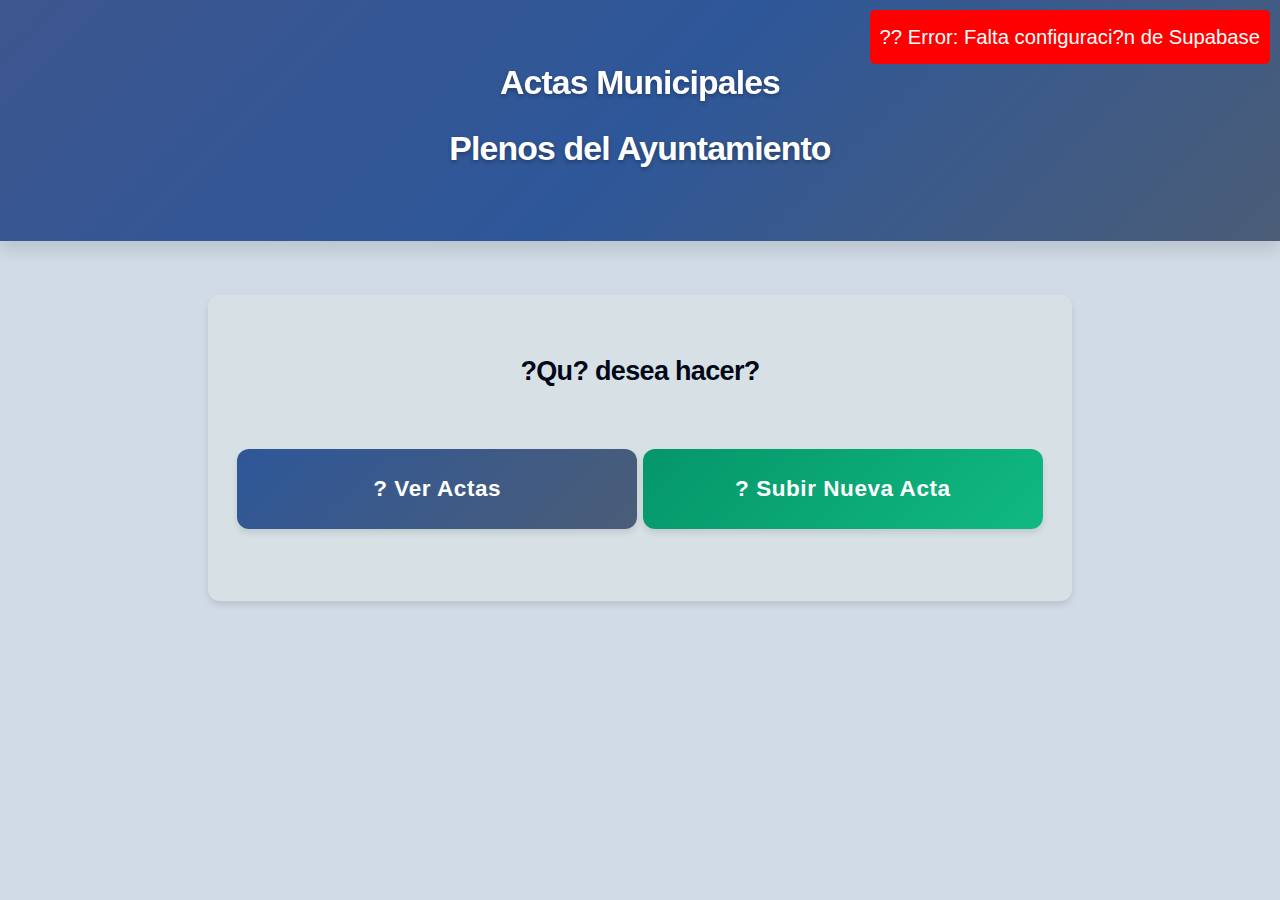
<file: index.html>
<!DOCTYPE html>
<html lang="es">
<head>
    <meta charset="UTF-8">
    <meta name="viewport" content="width=device-width, initial-scale=1.0, maximum-scale=1.0, user-scalable=no">
    <title>Actas Municipales - Ayuntamiento</title>
    <link rel="stylesheet" href="styles.css">
</head>
<body>
    <header>
        <h1>Actas Municipales</h1>
        <p class="subtitle">Plenos del Ayuntamiento</p>
    </header>
    
    <div class="container">
        <!-- Men? principal -->
        <div id="mainMenu" class="main-menu">
            <h2 class="menu-title">?Qu? desea hacer?</h2>
            <button class="btn" onclick="showActas()">
                ? Ver Actas
            </button>
            <button class="btn btn-secondary" onclick="showAdmin()">
                ? Subir Nueva Acta
            </button>
        </div>
        
        <!-- Lista de actas -->
        <div id="actasSection" style="display: none;">
            <h2 style="text-align: center; margin-bottom: 30px; color: #2c3e50;">
                Actas Disponibles
            </h2>
            <div id="actasList" class="loading">
                Cargando actas...
            </div>
        </div>
        
        <!-- Secci&oacute;n de administraci&oacute;n -->
        <div id="adminSection" class="admin-section">
            <h2 style="margin-bottom: 30px; color: #2c3e50;">
                Subir Nueva Acta
            </h2>
            
            <form id="uploadForm">
                <div class="form-group">
                    <label for="denominacion">Denominaci&oacute;n del Acta:</label>
                    <input type="text" id="denominacion" name="denominacion" required 
                           placeholder="Ej: Acta del Pleno Ordinario - Enero 2024"
                           class="input-field">
                </div>
                
                <div class="form-group">
                    <label for="pdfFile">Seleccionar archivo PDF:</label>
                    <input type="file" id="pdfFile" name="pdfFile" 
                           accept=".pdf" required
                           class="file-input">
                    <small style="color: #666; display: block; margin-top: 0.5rem; font-weight: 500;">
                        Tama&ntilde;o m&aacute;ximo: 50 MB
                    </small>
                </div>
                
                <button type="submit" class="btn btn-primary">
                    <span class="btn-icon">📤</span> Subir Acta
                </button>
            </form>
            
            <div id="uploadMessage"></div>
        </div>
    </div>
    
    <!-- Bot?n de volver -->
    <a href="#" class="back-button" id="backButton" onclick="goBack()">
        ? Volver
    </a>
    
    <!-- Configuraci?n -->
    <script src="config.js"></script>
    
    <!-- JavaScript -->
    <script>
        // Configuraci?n de Supabase desde config.js
        const SUPABASE_URL = window.APP_CONFIG?.SUPABASE_URL || 'https://supmcp.axcsol.com';
        const SUPABASE_ANON_KEY = window.APP_CONFIG?.SUPABASE_ANON_KEY || '';
        
        // Verificar configuraci?n
        if (!SUPABASE_ANON_KEY) {
            console.error('Error: SUPABASE_ANON_KEY no est? configurada');
            document.body.innerHTML += '<div style="position: fixed; top: 10px; right: 10px; background: red; color: white; padding: 10px; border-radius: 5px;">?? Error: Falta configuraci?n de Supabase</div>';
        } else {
            console.log('Supabase configurado correctamente');
        }
        
        // Estado de la aplicaci&oacute;n
        let currentView = 'menu';
        
        // Funciones de navegaci?n
        function showActas() {
            document.getElementById('mainMenu').style.display = 'none';
            document.getElementById('actasSection').style.display = 'block';
            document.getElementById('adminSection').style.display = 'none';
            document.getElementById('backButton').style.display = 'block';
            currentView = 'actas';
            loadActas();
        }
        
        function showAdmin() {
            document.getElementById('mainMenu').style.display = 'none';
            document.getElementById('actasSection').style.display = 'none';
            document.getElementById('adminSection').style.display = 'block';
            document.getElementById('backButton').style.display = 'block';
            currentView = 'admin';
        }
        
        function goBack() {
            document.getElementById('mainMenu').style.display = 'block';
            document.getElementById('actasSection').style.display = 'none';
            document.getElementById('adminSection').style.display = 'none';
            document.getElementById('backButton').style.display = 'none';
            currentView = 'menu';
        }
        
        // Cargar actas desde Supabase
        async function loadActas() {
            const actasList = document.getElementById('actasList');
            actasList.innerHTML = '<div class="loading">Cargando actas...</div>';
            
            try {
                const response = await fetch(`${SUPABASE_URL}/rest/v1/actas?order=fecha.desc`, {
                    headers: {
                        'apikey': SUPABASE_ANON_KEY,
                        'Authorization': `Bearer ${SUPABASE_ANON_KEY}`
                    }
                });
                
                if (!response.ok) throw new Error('Error al cargar actas');
                
                const actas = await response.json();
                
                if (actas.length === 0) {
                    actasList.innerHTML = '<p style="text-align: center; color: #7f8c8d;">No hay actas disponibles</p>';
                    return;
                }
                
                actasList.innerHTML = '<div class="actas-list">' + 
                    actas.map(acta => `
                        <div class="acta-item" onclick="openPDF('${acta.archivo_url}')">
                            <div class="acta-fecha">${formatDate(acta.fecha)}</div>
                            <div class="acta-tipo">${formatTipoSesion(acta.tipo_sesion)}</div>
                            <div class="acta-numero">Sesi?n: ${acta.numero_acta}</div>
                            ${acta.titulo ? `<div class="acta-titulo">${acta.titulo}</div>` : ''}
                        </div>
                    `).join('') + 
                    '</div>';
                    
            } catch (error) {
                actasList.innerHTML = '<div class="error">Error al cargar las actas. Por favor, intente m?s tarde.</div>';
                console.error('Error:', error);
            }
        }
        
        // Formatear tipo de sesi?n para mostrar
        function formatTipoSesion(tipo) {
            const tipos = {
                'ordinaria': 'Ordinaria',
                'extraordinaria': 'Extraordinaria',
                'extraordinaria_urgente': 'Extraordinaria Urgente'
            };
            return tipos[tipo] || tipo;
        }
        
        // Formatear fecha
        function formatDate(dateString) {
            const date = new Date(dateString);
            const options = { year: 'numeric', month: 'long', day: 'numeric' };
            return date.toLocaleDateString('es-ES', options);
        }
        
        // Abrir PDF
        function openPDF(url) {
            if (url) {
                window.open(url, '_blank');
            } else {
                alert('El PDF no est? disponible');
            }
        }
        
        // Manejar formulario de carga
        document.getElementById('uploadForm').addEventListener('submit', async (e) => {
            e.preventDefault();
            
            const messageDiv = document.getElementById('uploadMessage');
            messageDiv.innerHTML = '<div class="loading">Subiendo acta...</div>';
            
            const pdfFile = document.getElementById('pdfFile').files[0];
            const denominacion = document.getElementById('denominacion').value.trim();
            
            if (!pdfFile) {
                messageDiv.innerHTML = '<div class="error">Por favor seleccione un archivo PDF</div>';
                return;
            }
            
            if (!denominacion) {
                messageDiv.innerHTML = '<div class="error">Por favor ingrese la denominaci&oacute;n del acta</div>';
                return;
            }
            
            // Validar tama&ntilde;o del archivo (50MB max)
            if (pdfFile.size > 50 * 1024 * 1024) {
                messageDiv.innerHTML = '<div class="error">El archivo es demasiado grande. M&aacute;ximo 50MB</div>';
                return;
            }
            
            // Validar tipo de archivo
            if (pdfFile.type !== 'application/pdf') {
                messageDiv.innerHTML = '<div class="error">Solo se permiten archivos PDF</div>';
                return;
            }
            
            try {
                // Generar nombre &uacute;nico para el archivo
                const timestamp = new Date().getTime();
                const fileName = `acta_${timestamp}_${pdfFile.name.replace(/[^a-zA-Z0-9._-]/g, '_')}`;
                
                // Subir archivo a Supabase Storage
                const uploadResponse = await fetch(`${SUPABASE_URL}/storage/v1/object/actas-pdfs/${fileName}`, {
                    method: 'POST',
                    headers: {
                        'apikey': SUPABASE_ANON_KEY,
                        'Authorization': `Bearer ${SUPABASE_ANON_KEY}`,
                        'x-upsert': 'true'
                    },
                    body: pdfFile
                });
                
                if (!uploadResponse.ok) {
                    const errorData = await uploadResponse.text();
                    console.error('Error de upload:', errorData);
                    throw new Error('Error al subir el archivo');
                }
                
                // Construir URL p&uacute;blica del archivo
                const archivoUrl = `${SUPABASE_URL}/storage/v1/object/public/actas-pdfs/${fileName}`;
                
                // Extraer fecha del nombre si es posible
                const fechaActual = new Date().toISOString().split('T')[0];
                
                // Insertar acta en la base de datos con valores simplificados
                const actaData = {
                    titulo: denominacion,
                    fecha: fechaActual,
                    numero_acta: `AUTO-${timestamp}`,
                    descripcion: null,
                    archivo_url: archivoUrl,
                    archivo_nombre: pdfFile.name,
                    archivo_tamano: pdfFile.size,
                    tipo_sesion: 'ordinaria',
                    estado: 'borrador'
                };
                
                const insertResponse = await fetch(`${SUPABASE_URL}/rest/v1/actas`, {
                    method: 'POST',
                    headers: {
                        'apikey': SUPABASE_ANON_KEY,
                        'Authorization': `Bearer ${SUPABASE_ANON_KEY}`,
                        'Content-Type': 'application/json',
                        'Prefer': 'return=representation'
                    },
                    body: JSON.stringify(actaData)
                });
                
                if (!insertResponse.ok) {
                    const errorData = await insertResponse.text();
                    console.error('Error al insertar acta:', errorData);
                    throw new Error('Error al guardar el acta');
                }
                
                // &Eacute;xito
                messageDiv.innerHTML = '<div class="success">&iexcl;Acta subida correctamente!</div>';
                
                // Limpiar formulario
                document.getElementById('uploadForm').reset();
                
                // Volver al men&uacute; despu&eacute;s de 3 segundos
                setTimeout(goBack, 3000);
                
            } catch (error) {
                messageDiv.innerHTML = `<div class="error">Error al subir el acta: ${error.message}</div>`;
                console.error('Error completo:', error);
            }
        });
    </script>
</body>
</html>
</file>
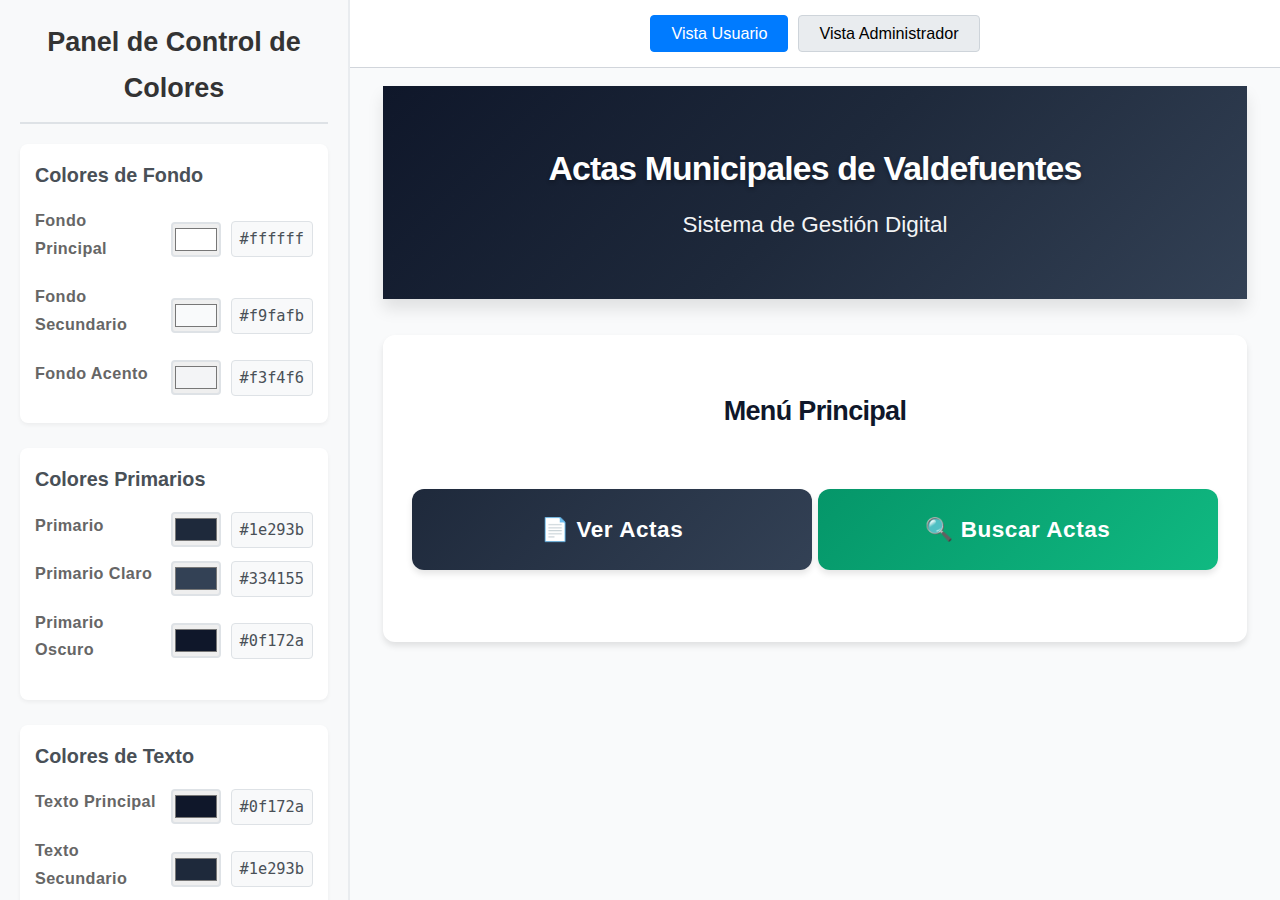
<file: color-preview.html>
<!DOCTYPE html>
<html lang="es">
<head>
    <meta charset="UTF-8">
    <meta name="viewport" content="width=device-width, initial-scale=1.0">
    <title>Vista Previa de Colores - Actas Municipales</title>
    <style id="mainStyles">
        /* Variables CSS principales */
        :root {
            /* Colores originales */
            --color-primary: #1e293b;
            --color-primary-light: #334155;
            --color-primary-dark: #0f172a;
            
            --color-primary-text: #0f172a;
            --color-primary-medium: #475569;
            
            --color-secondary: #059669;
            --color-secondary-light: #10b981;
            --color-secondary-dark: #047857;
            
            --color-accent: #dc2626;
            --color-accent-light: #ef4444;
            --color-accent-dark: #991b1b;
            
            --color-text-primary: #0f172a;
            --color-text-secondary: #1e293b;
            --color-text-muted: #475569;
            --color-text-light: #64748b;
            
            --color-bg-primary: #ffffff;
            --color-bg-secondary: #f9fafb;
            --color-bg-accent: #f3f4f6;
            
            --color-border: #d1d5db;
            --color-border-dark: #9ca3af;
            
            /* Sombras */
            --shadow-sm: 0 2px 4px rgba(0, 0, 0, 0.1);
            --shadow-md: 0 4px 6px rgba(0, 0, 0, 0.1);
            --shadow-lg: 0 10px 15px rgba(0, 0, 0, 0.1);
            --shadow-xl: 0 20px 25px rgba(0, 0, 0, 0.15);
            
            /* Espaciado */
            --spacing-xs: 0.25rem;
            --spacing-sm: 0.5rem;
            --spacing-md: 1rem;
            --spacing-lg: 1.5rem;
            --spacing-xl: 2rem;
            --spacing-2xl: 3rem;
            
            /* Tipografía */
            --font-size-sm: 0.875rem;
            --font-size-base: 1rem;
            --font-size-lg: 1.125rem;
            --font-size-xl: 1.25rem;
            --font-size-2xl: 1.5rem;
            --font-size-3xl: 1.875rem;
            
            /* Bordes redondeados */
            --radius-sm: 4px;
            --radius-md: 8px;
            --radius-lg: 12px;
            --radius-xl: 16px;
        }
        
        /* Reset y estilos base */
        * {
            margin: 0;
            padding: 0;
            box-sizing: border-box;
        }
        
        html {
            font-size: 18px;
            scroll-behavior: smooth;
        }
        
        body {
            font-family: -apple-system, BlinkMacSystemFont, 'Segoe UI', 'Roboto', 'Helvetica Neue', 'Arial', sans-serif;
            font-size: var(--font-size-lg);
            line-height: 1.7;
            color: var(--color-text-primary);
            background-color: var(--color-bg-secondary);
            min-height: 100vh;
            overflow-x: hidden;
            -webkit-font-smoothing: antialiased;
            -moz-osx-font-smoothing: grayscale;
            font-weight: 400;
            margin: 0;
            padding: 0;
        }
        
        /* Layout principal */
        .main-layout {
            display: flex;
            height: 100vh;
        }
        
        /* Panel de control */
        .control-panel {
            width: 350px;
            background: #f8f9fa;
            border-right: 2px solid #e9ecef;
            padding: 20px;
            overflow-y: auto;
            box-shadow: 2px 0 10px rgba(0, 0, 0, 0.05);
        }
        
        .control-panel h2 {
            font-size: 1.5rem;
            margin-bottom: 20px;
            color: #333;
            text-align: center;
            border-bottom: 2px solid #dee2e6;
            padding-bottom: 10px;
        }
        
        .color-group {
            margin-bottom: 25px;
            background: white;
            padding: 15px;
            border-radius: 8px;
            box-shadow: 0 2px 4px rgba(0, 0, 0, 0.05);
        }
        
        .color-group h3 {
            font-size: 1.1rem;
            margin-bottom: 15px;
            color: #495057;
            font-weight: 600;
        }
        
        .color-control {
            display: flex;
            align-items: center;
            margin-bottom: 12px;
            gap: 10px;
        }
        
        .color-control label {
            flex: 1;
            font-size: 0.9rem;
            color: #666;
        }
        
        .color-control input[type="color"] {
            width: 50px;
            height: 35px;
            border: 2px solid #dee2e6;
            border-radius: 4px;
            cursor: pointer;
        }
        
        .color-control .color-value {
            font-family: monospace;
            font-size: 0.85rem;
            color: #495057;
            min-width: 80px;
            text-align: center;
            background: #f8f9fa;
            padding: 4px 8px;
            border-radius: 4px;
            border: 1px solid #dee2e6;
        }
        
        /* Vista previa */
        .preview-area {
            flex: 1;
            overflow-y: auto;
            background: var(--color-bg-secondary);
        }
        
        /* Controles de vista */
        .view-controls {
            background: white;
            padding: 15px;
            border-bottom: 1px solid var(--color-border);
            display: flex;
            gap: 10px;
            align-items: center;
            justify-content: center;
        }
        
        .view-btn {
            padding: 8px 20px;
            background: #e9ecef;
            border: 1px solid #ced4da;
            border-radius: 4px;
            cursor: pointer;
            font-size: 0.9rem;
            transition: all 0.3s ease;
        }
        
        .view-btn.active {
            background: #007bff;
            color: white;
            border-color: #007bff;
        }
        
        .view-btn:hover:not(.active) {
            background: #dee2e6;
        }
        
        /* Botones de acción */
        .action-buttons {
            margin-top: 20px;
            display: flex;
            flex-direction: column;
            gap: 10px;
        }
        
        .action-btn {
            padding: 10px 15px;
            border: none;
            border-radius: 4px;
            cursor: pointer;
            font-size: 0.9rem;
            font-weight: 500;
            transition: all 0.3s ease;
            text-align: center;
        }
        
        .action-btn.primary {
            background: #007bff;
            color: white;
        }
        
        .action-btn.primary:hover {
            background: #0056b3;
        }
        
        .action-btn.secondary {
            background: #6c757d;
            color: white;
        }
        
        .action-btn.secondary:hover {
            background: #5a6268;
        }
        
        .action-btn.success {
            background: #28a745;
            color: white;
        }
        
        .action-btn.success:hover {
            background: #218838;
        }
        
        /* Contenedor principal copiado de styles.css */
        .container {
            max-width: 900px;
            margin: 0 auto;
            padding: var(--spacing-md);
        }
        
        /* Header */
        header {
            background: linear-gradient(135deg, var(--color-primary-dark) 0%, var(--color-primary) 50%, var(--color-primary-light) 100%);
            color: white;
            padding: var(--spacing-2xl) var(--spacing-md);
            text-align: center;
            box-shadow: var(--shadow-lg);
            position: relative;
            overflow: hidden;
        }
        
        header::before {
            content: '';
            position: absolute;
            top: 0;
            left: 0;
            right: 0;
            bottom: 0;
            background: url('data:image/svg+xml,<svg xmlns="http://www.w3.org/2000/svg" viewBox="0 0 100 100"><circle cx="50" cy="50" r="2" fill="rgba(255,255,255,0.1)"/></svg>') repeat;
            background-size: 20px 20px;
            opacity: 0.3;
        }
        
        h1 {
            font-size: var(--font-size-3xl);
            font-weight: 700;
            margin-bottom: var(--spacing-sm);
            letter-spacing: -0.025em;
            text-shadow: 0 2px 4px rgba(0, 0, 0, 0.3);
            position: relative;
            z-index: 1;
        }
        
        .subtitle {
            font-size: var(--font-size-xl);
            opacity: 0.95;
            font-weight: 300;
            position: relative;
            z-index: 1;
        }
        
        /* Menú principal */
        .main-menu {
            text-align: center;
            padding: var(--spacing-2xl) var(--spacing-md);
            background: var(--color-bg-primary);
            border-radius: var(--radius-lg);
            margin: var(--spacing-xl) 0;
            box-shadow: var(--shadow-md);
        }
        
        .menu-title {
            font-size: var(--font-size-2xl);
            color: var(--color-text-primary);
            margin-bottom: var(--spacing-xl);
            font-weight: 600;
            letter-spacing: -0.025em;
        }
        
        /* Botones */
        .btn {
            display: inline-block;
            width: 100%;
            max-width: 400px;
            padding: var(--spacing-lg) var(--spacing-xl);
            margin: var(--spacing-md) auto;
            font-size: var(--font-size-xl);
            font-weight: 600;
            text-decoration: none;
            text-align: center;
            background: linear-gradient(135deg, var(--color-primary) 0%, var(--color-primary-light) 100%);
            color: white;
            border: none;
            border-radius: var(--radius-lg);
            cursor: pointer;
            transition: all 0.3s cubic-bezier(0.4, 0, 0.2, 1);
            box-shadow: var(--shadow-md);
            position: relative;
            overflow: hidden;
            letter-spacing: 0.025em;
        }
        
        .btn::before {
            content: '';
            position: absolute;
            top: 0;
            left: 0;
            width: 100%;
            height: 100%;
            background: linear-gradient(135deg, rgba(255, 255, 255, 0.2) 0%, rgba(255, 255, 255, 0.05) 100%);
            transform: translateX(-100%);
            transition: transform 0.3s ease;
        }
        
        .btn:hover {
            background: linear-gradient(135deg, var(--color-primary-dark) 0%, var(--color-primary) 100%);
            transform: translateY(-3px);
            box-shadow: var(--shadow-xl);
        }
        
        .btn:hover::before {
            transform: translateX(0);
        }
        
        .btn-secondary {
            background: linear-gradient(135deg, var(--color-secondary) 0%, var(--color-secondary-light) 100%);
        }
        
        .btn-secondary:hover {
            background: linear-gradient(135deg, var(--color-secondary-dark) 0%, var(--color-secondary) 100%);
        }
        
        /* Sección de administración */
        .admin-section {
            background: var(--color-bg-primary);
            padding: var(--spacing-2xl);
            border-radius: var(--radius-lg);
            box-shadow: var(--shadow-md);
            margin: var(--spacing-xl) 0;
            border: 1px solid var(--color-border);
        }
        
        .form-group {
            margin-bottom: var(--spacing-xl);
        }
        
        label {
            display: block;
            font-size: var(--font-size-lg);
            font-weight: 600;
            color: var(--color-text-primary);
            margin-bottom: var(--spacing-sm);
            letter-spacing: 0.025em;
        }
        
        .file-input {
            width: 100%;
            padding: var(--spacing-lg);
            font-size: var(--font-size-lg);
            border: 3px dashed var(--color-primary);
            border-radius: var(--radius-md);
            background: linear-gradient(135deg, rgba(30, 58, 138, 0.05) 0%, rgba(59, 130, 246, 0.05) 100%);
            cursor: pointer;
            transition: all 0.3s ease;
            font-weight: 500;
            color: var(--color-text-primary);
        }
        
        .file-input:hover {
            border-color: var(--color-primary-dark);
            background: linear-gradient(135deg, rgba(30, 58, 138, 0.1) 0%, rgba(59, 130, 246, 0.1) 100%);
            transform: translateY(-2px);
            box-shadow: var(--shadow-md);
        }
        
        /* Lista de actas */
        .actas-list {
            background: var(--color-bg-primary);
            border-radius: var(--radius-lg);
            overflow: hidden;
            box-shadow: var(--shadow-md);
            margin: var(--spacing-xl) 0;
            border: 1px solid var(--color-border);
        }
        
        .acta-item {
            padding: var(--spacing-xl);
            border-bottom: 1px solid var(--color-border);
            cursor: pointer;
            transition: all 0.3s ease;
            position: relative;
            background: var(--color-bg-primary);
            display: flex;
            align-items: center;
            gap: var(--spacing-md);
        }
        
        .acta-item:last-child {
            border-bottom: none;
        }
        
        .acta-item:hover {
            background: var(--color-bg-accent);
            box-shadow: inset 4px 0 0 var(--color-primary);
        }
        
        .acta-main {
            flex: 1;
        }
        
        .acta-filename {
            font-size: var(--font-size-xl);
            font-weight: 600;
            color: var(--color-text-primary);
            margin-bottom: var(--spacing-sm);
            line-height: 1.4;
        }
        
        .acta-summary {
            font-size: var(--font-size-base);
            color: var(--color-text-secondary);
            line-height: 1.6;
            margin-bottom: var(--spacing-sm);
            font-style: italic;
        }
        
        .acta-actions {
            display: flex;
            gap: var(--spacing-sm);
            flex-shrink: 0;
        }
        
        .btn-ai-query {
            padding: var(--spacing-md) var(--spacing-lg);
            font-size: var(--font-size-base);
            font-weight: 600;
            background: linear-gradient(135deg, #7c3aed 0%, #a855f7 100%);
            color: white;
            border: none;
            border-radius: var(--radius-md);
            cursor: pointer;
            transition: all 0.3s ease;
            box-shadow: var(--shadow-sm);
            white-space: nowrap;
        }
        
        .btn-ai-query:hover {
            background: linear-gradient(135deg, #6d28d9 0%, #9333ea 100%);
            transform: translateY(-2px);
            box-shadow: var(--shadow-lg);
        }
        
        .btn-delete {
            padding: var(--spacing-sm) var(--spacing-md);
            font-size: var(--font-size-base);
            font-weight: 600;
            background: var(--color-accent);
            color: white;
            border: none;
            border-radius: var(--radius-md);
            cursor: pointer;
            transition: all 0.3s ease;
            display: inline-flex;
            align-items: center;
            gap: var(--spacing-xs);
            white-space: nowrap;
            margin-left: var(--spacing-sm);
        }
        
        .btn-delete:hover {
            background: var(--color-accent-dark);
            transform: translateY(-2px);
            box-shadow: var(--shadow-lg);
        }
        
        /* Toast de notificación */
        .toast {
            position: fixed;
            bottom: 20px;
            right: 20px;
            background: #333;
            color: white;
            padding: 15px 20px;
            border-radius: 4px;
            box-shadow: 0 4px 6px rgba(0, 0, 0, 0.3);
            opacity: 0;
            transform: translateY(50px);
            transition: all 0.3s ease;
            z-index: 1000;
        }
        
        .toast.show {
            opacity: 1;
            transform: translateY(0);
        }
    </style>
</head>
<body>
    <div class="main-layout">
        <!-- Panel de Control -->
        <div class="control-panel">
            <h2>Panel de Control de Colores</h2>
            
            <!-- Colores de Fondo -->
            <div class="color-group">
                <h3>Colores de Fondo</h3>
                <div class="color-control">
                    <label>Fondo Principal</label>
                    <input type="color" id="bg-primary" value="#ffffff" data-var="--color-bg-primary">
                    <span class="color-value">#ffffff</span>
                </div>
                <div class="color-control">
                    <label>Fondo Secundario</label>
                    <input type="color" id="bg-secondary" value="#f9fafb" data-var="--color-bg-secondary">
                    <span class="color-value">#f9fafb</span>
                </div>
                <div class="color-control">
                    <label>Fondo Acento</label>
                    <input type="color" id="bg-accent" value="#f3f4f6" data-var="--color-bg-accent">
                    <span class="color-value">#f3f4f6</span>
                </div>
            </div>
            
            <!-- Colores Primarios -->
            <div class="color-group">
                <h3>Colores Primarios</h3>
                <div class="color-control">
                    <label>Primario</label>
                    <input type="color" id="primary" value="#1e293b" data-var="--color-primary">
                    <span class="color-value">#1e293b</span>
                </div>
                <div class="color-control">
                    <label>Primario Claro</label>
                    <input type="color" id="primary-light" value="#334155" data-var="--color-primary-light">
                    <span class="color-value">#334155</span>
                </div>
                <div class="color-control">
                    <label>Primario Oscuro</label>
                    <input type="color" id="primary-dark" value="#0f172a" data-var="--color-primary-dark">
                    <span class="color-value">#0f172a</span>
                </div>
            </div>
            
            <!-- Colores de Texto -->
            <div class="color-group">
                <h3>Colores de Texto</h3>
                <div class="color-control">
                    <label>Texto Principal</label>
                    <input type="color" id="text-primary" value="#0f172a" data-var="--color-text-primary">
                    <span class="color-value">#0f172a</span>
                </div>
                <div class="color-control">
                    <label>Texto Secundario</label>
                    <input type="color" id="text-secondary" value="#1e293b" data-var="--color-text-secondary">
                    <span class="color-value">#1e293b</span>
                </div>
                <div class="color-control">
                    <label>Texto Atenuado</label>
                    <input type="color" id="text-muted" value="#475569" data-var="--color-text-muted">
                    <span class="color-value">#475569</span>
                </div>
            </div>
            
            <!-- Botones de Acción -->
            <div class="action-buttons">
                <button class="action-btn primary" onclick="applyLightTheme()">Aplicar Tema Claro</button>
                <button class="action-btn secondary" onclick="resetColors()">Restaurar Original</button>
                <button class="action-btn success" onclick="exportCSS()">Exportar CSS</button>
            </div>
        </div>
        
        <!-- Área de Vista Previa -->
        <div class="preview-area">
            <!-- Controles de Vista -->
            <div class="view-controls">
                <button class="view-btn active" onclick="showView('user')">Vista Usuario</button>
                <button class="view-btn" onclick="showView('admin')">Vista Administrador</button>
            </div>
            
            <!-- Contenedor Principal -->
            <div class="container">
                <!-- Header -->
                <header>
                    <h1>Actas Municipales de Valdefuentes</h1>
                    <p class="subtitle">Sistema de Gestión Digital</p>
                </header>
                
                <!-- Vista de Usuario -->
                <div id="userView" class="view-content">
                    <div class="main-menu">
                        <h2 class="menu-title">Menú Principal</h2>
                        <button class="btn">
                            <span class="btn-icon">📄</span> Ver Actas
                        </button>
                        <button class="btn btn-secondary">
                            <span class="btn-icon">🔍</span> Buscar Actas
                        </button>
                    </div>
                </div>
                
                <!-- Vista de Administrador -->
                <div id="adminView" class="view-content" style="display:none;">
                    <div class="admin-section">
                        <h2 class="menu-title">Panel de Administración</h2>
                        
                        <div class="form-group">
                            <label for="pdfFile">Seleccionar archivos PDF:</label>
                            <input type="file" id="pdfFile" class="file-input" accept=".pdf" multiple>
                        </div>
                        
                        <button class="btn">
                            <span class="btn-icon">📤</span> Subir Actas
                        </button>
                    </div>
                    
                    <div class="actas-list">
                        <div class="acta-item">
                            <div class="acta-main">
                                <div class="acta-filename">Acta_2024_01_15.pdf</div>
                                <div class="acta-summary">Sesión ordinaria del pleno municipal. Aprobación de presupuestos 2024 y plan de obras públicas...</div>
                            </div>
                            <div class="acta-actions">
                                <button class="btn-ai-query">🤖 Consultar IA</button>
                                <button class="btn-delete">🗑️ Eliminar</button>
                            </div>
                        </div>
                        <div class="acta-item">
                            <div class="acta-main">
                                <div class="acta-filename">Acta_2023_12_20.pdf</div>
                                <div class="acta-summary">Sesión extraordinaria. Discusión sobre festividades navideñas y actividades culturales...</div>
                            </div>
                            <div class="acta-actions">
                                <button class="btn-ai-query">🤖 Consultar IA</button>
                                <button class="btn-delete">🗑️ Eliminar</button>
                            </div>
                        </div>
                    </div>
                </div>
            </div>
        </div>
    </div>
    
    <!-- Toast de notificación -->
    <div id="toast" class="toast"></div>
    
    <script>
        // Configuración de colores originales
        const originalColors = {
            '--color-bg-primary': '#ffffff',
            '--color-bg-secondary': '#f9fafb',
            '--color-bg-accent': '#f3f4f6',
            '--color-primary': '#1e293b',
            '--color-primary-light': '#334155',
            '--color-primary-dark': '#0f172a',
            '--color-text-primary': '#0f172a',
            '--color-text-secondary': '#1e293b',
            '--color-text-muted': '#475569'
        };
        
        // Configuración de tema claro
        const lightTheme = {
            '--color-bg-primary': '#fafafa',
            '--color-bg-secondary': '#fcfcfd',
            '--color-bg-accent': '#f7f8f9',
            '--color-primary': '#e8ecf2',
            '--color-primary-light': '#f0f3f7',
            '--color-primary-dark': '#dce3ed',
            '--color-text-primary': '#0f172a',
            '--color-text-secondary': '#1e293b',
            '--color-text-muted': '#475569'
        };
        
        // Inicializar event listeners
        document.querySelectorAll('input[type="color"]').forEach(input => {
            input.addEventListener('input', function(e) {
                updateColor(this.dataset.var, this.value);
                updateColorValue(this);
            });
        });
        
        // Actualizar color en tiempo real
        function updateColor(varName, value) {
            document.documentElement.style.setProperty(varName, value);
            
            // Si es un color primario, actualizar también el texto del header
            if (varName === '--color-primary' || varName === '--color-primary-light' || varName === '--color-primary-dark') {
                updateHeaderTextColor();
            }
        }
        
        // Actualizar el valor hexadecimal mostrado
        function updateColorValue(input) {
            const valueSpan = input.nextElementSibling;
            valueSpan.textContent = input.value;
        }
        
        // Actualizar color de texto del header basado en el contraste
        function updateHeaderTextColor() {
            const primaryColor = getComputedStyle(document.documentElement).getPropertyValue('--color-primary').trim();
            const isLight = isColorLight(primaryColor);
            
            const header = document.querySelector('header');
            if (isLight) {
                header.style.color = 'var(--color-text-primary)';
                header.querySelectorAll('h1, .subtitle').forEach(el => {
                    el.style.textShadow = '0 2px 4px rgba(0, 0, 0, 0.1)';
                });
            } else {
                header.style.color = 'white';
                header.querySelectorAll('h1, .subtitle').forEach(el => {
                    el.style.textShadow = '0 2px 4px rgba(0, 0, 0, 0.3)';
                });
            }
        }
        
        // Determinar si un color es claro u oscuro
        function isColorLight(color) {
            const hex = color.replace('#', '');
            const r = parseInt(hex.substr(0, 2), 16);
            const g = parseInt(hex.substr(2, 2), 16);
            const b = parseInt(hex.substr(4, 2), 16);
            const brightness = ((r * 299) + (g * 587) + (b * 114)) / 1000;
            return brightness > 155;
        }
        
        // Aplicar tema claro
        function applyLightTheme() {
            Object.entries(lightTheme).forEach(([varName, value]) => {
                updateColor(varName, value);
                
                // Actualizar inputs
                const input = document.querySelector(`input[data-var="${varName}"]`);
                if (input) {
                    input.value = value;
                    updateColorValue(input);
                }
            });
            
            showToast('Tema claro aplicado');
        }
        
        // Restaurar colores originales
        function resetColors() {
            Object.entries(originalColors).forEach(([varName, value]) => {
                updateColor(varName, value);
                
                // Actualizar inputs
                const input = document.querySelector(`input[data-var="${varName}"]`);
                if (input) {
                    input.value = value;
                    updateColorValue(input);
                }
            });
            
            showToast('Colores originales restaurados');
        }
        
        // Exportar configuración CSS
        function exportCSS() {
            let css = '/* Colores personalizados para Actas Municipales */\n:root {\n';
            
            document.querySelectorAll('input[type="color"]').forEach(input => {
                const varName = input.dataset.var;
                const value = input.value;
                css += `    ${varName}: ${value};\n`;
            });
            
            css += '}';
            
            // Copiar al portapapeles
            navigator.clipboard.writeText(css).then(() => {
                showToast('CSS copiado al portapapeles');
            }).catch(err => {
                console.error('Error al copiar:', err);
                showToast('Error al copiar CSS');
            });
        }
        
        // Cambiar entre vistas
        function showView(view) {
            // Actualizar botones
            document.querySelectorAll('.view-btn').forEach(btn => {
                btn.classList.remove('active');
            });
            event.target.classList.add('active');
            
            // Mostrar/ocultar vistas
            if (view === 'user') {
                document.getElementById('userView').style.display = 'block';
                document.getElementById('adminView').style.display = 'none';
            } else {
                document.getElementById('userView').style.display = 'none';
                document.getElementById('adminView').style.display = 'block';
            }
        }
        
        // Mostrar toast de notificación
        function showToast(message) {
            const toast = document.getElementById('toast');
            toast.textContent = message;
            toast.classList.add('show');
            
            setTimeout(() => {
                toast.classList.remove('show');
            }, 3000);
        }
        
        // Calcular contraste entre dos colores
        function getContrast(color1, color2) {
            const rgb1 = hexToRgb(color1);
            const rgb2 = hexToRgb(color2);
            
            const l1 = getLuminance(rgb1);
            const l2 = getLuminance(rgb2);
            
            const contrast = (Math.max(l1, l2) + 0.05) / (Math.min(l1, l2) + 0.05);
            return contrast.toFixed(2);
        }
        
        // Convertir hex a RGB
        function hexToRgb(hex) {
            const result = /^#?([a-f\d]{2})([a-f\d]{2})([a-f\d]{2})$/i.exec(hex);
            return result ? {
                r: parseInt(result[1], 16),
                g: parseInt(result[2], 16),
                b: parseInt(result[3], 16)
            } : null;
        }
        
        // Calcular luminancia
        function getLuminance(rgb) {
            const rsRGB = rgb.r / 255;
            const gsRGB = rgb.g / 255;
            const bsRGB = rgb.b / 255;
            
            const r = rsRGB <= 0.03928 ? rsRGB / 12.92 : Math.pow((rsRGB + 0.055) / 1.055, 2.4);
            const g = gsRGB <= 0.03928 ? gsRGB / 12.92 : Math.pow((gsRGB + 0.055) / 1.055, 2.4);
            const b = bsRGB <= 0.03928 ? bsRGB / 12.92 : Math.pow((bsRGB + 0.055) / 1.055, 2.4);
            
            return 0.2126 * r + 0.7152 * g + 0.0722 * b;
        }
    </script>
</body>
</html>
</file>
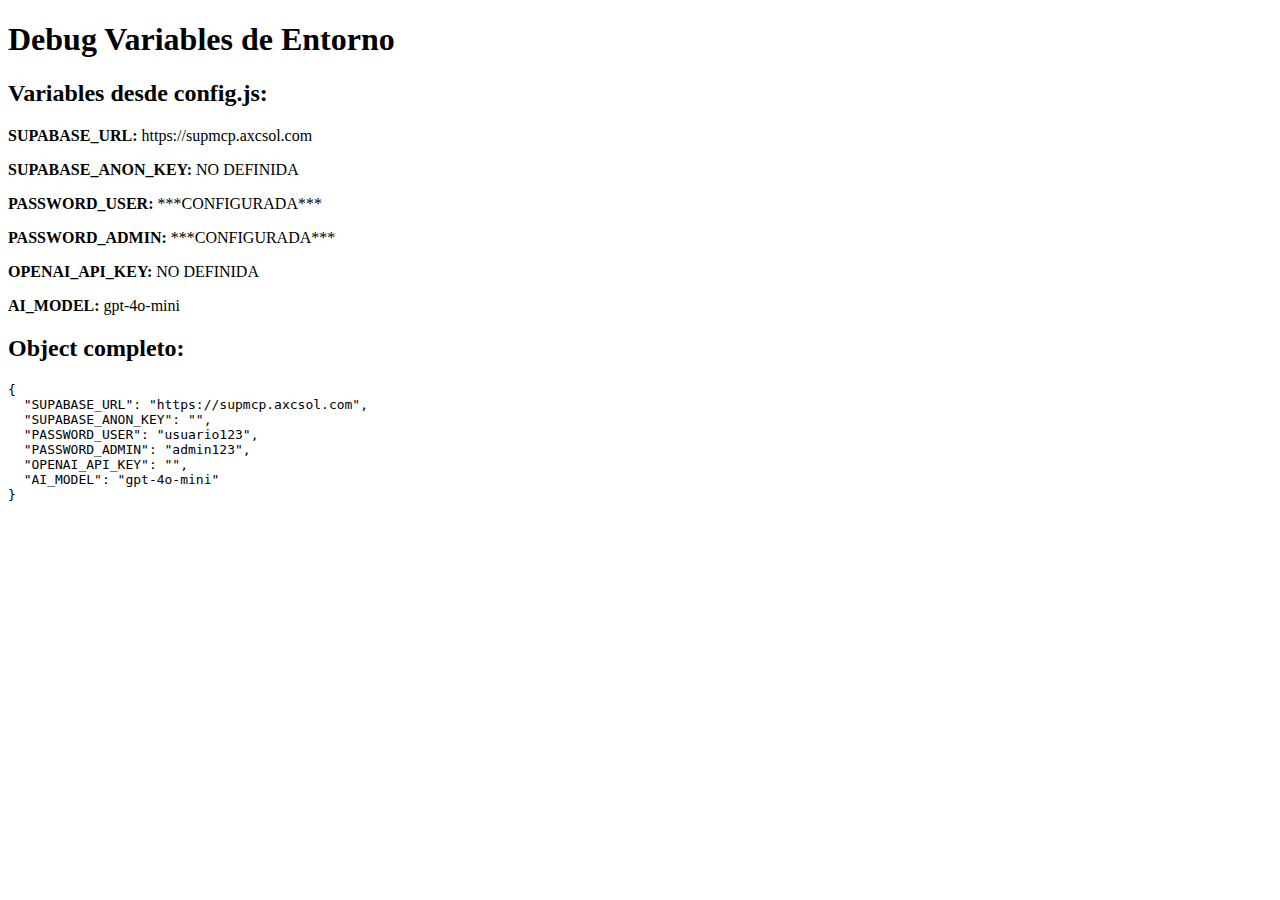
<file: debug.html>
<!DOCTYPE html>
<html>
<head>
    <title>Debug Variables</title>
</head>
<body>
    <h1>Debug Variables de Entorno</h1>
    <div id="debug"></div>
    
    <script src="config.js"></script>
    <script>
        const debugDiv = document.getElementById('debug');
        
        debugDiv.innerHTML = `
            <h2>Variables desde config.js:</h2>
            <p><strong>SUPABASE_URL:</strong> ${window.APP_CONFIG?.SUPABASE_URL || 'NO DEFINIDA'}</p>
            <p><strong>SUPABASE_ANON_KEY:</strong> ${window.APP_CONFIG?.SUPABASE_ANON_KEY ? '***CONFIGURADA***' : 'NO DEFINIDA'}</p>
            <p><strong>PASSWORD_USER:</strong> ${window.APP_CONFIG?.PASSWORD_USER ? '***CONFIGURADA***' : 'NO DEFINIDA'}</p>
            <p><strong>PASSWORD_ADMIN:</strong> ${window.APP_CONFIG?.PASSWORD_ADMIN ? '***CONFIGURADA***' : 'NO DEFINIDA'}</p>
            <p><strong>OPENAI_API_KEY:</strong> ${window.APP_CONFIG?.OPENAI_API_KEY ? '***CONFIGURADA***' : 'NO DEFINIDA'}</p>
            <p><strong>AI_MODEL:</strong> ${window.APP_CONFIG?.AI_MODEL || 'NO DEFINIDA'}</p>
            
            <h2>Object completo:</h2>
            <pre>${JSON.stringify(window.APP_CONFIG, null, 2)}</pre>
        `;
    </script>
</body>
</html>
</file>
<file: styles.css>
/* styles.css - Estilos para Aplicación Actas Municipales */
/* Optimizado para personas mayores con fuentes grandes y contraste alto */
/* Versión Profesional - Colores mejorados y mayor contraste */

/* ============================================
   Variables CSS para consistencia
   ============================================ */
:root {
    /* Colores principales - Alto contraste mejorado */
    --color-primary: #2e5799;          /* Azul medio con buen contraste */
    --color-primary-light: #4b5d77;    /* Azul grisáceo */
    --color-primary-dark: #3d568f;     /* Azul oscuro */
    
    /* Colores de texto mejorados */
    --color-primary-text: #020817;     /* Texto oscuro con máximo contraste */
    --color-primary-medium: #475569;   /* Azul intermedio para elementos secundarios */
    
    --color-secondary: #059669;        /* Verde esmeralda */
    --color-secondary-light: #10b981;  /* Verde claro */
    --color-secondary-dark: #047857;   /* Verde oscuro */
    
    --color-accent: #dc2626;           /* Rojo para acciones */
    --color-accent-light: #ef4444;     /* Rojo claro */
    --color-accent-dark: #991b1b;      /* Rojo oscuro */
    
    /* Colores neutros - Alto contraste mejorado */
    --color-text-primary: #020817;     /* Negro profundo para máximo contraste */
    --color-text-secondary: #010813;   /* Negro muy oscuro */
    --color-text-muted: #120808;       /* Negro medio con mejor contraste */
    --color-text-light: #64748b;       /* Gris claro mejorado */
    
    --color-bg-primary: #d7e1e5;       /* Gris azulado claro */
    --color-bg-secondary: #d0dbe7;     /* Gris azulado muy claro */
    --color-bg-accent: #e7e8e9;        /* Gris claro */
    
    --color-border: #d1d5db;           /* Borde gris */
    --color-border-dark: #9ca3af;      /* Borde gris oscuro */
    
    /* Sombras profesionales */
    --shadow-sm: 0 2px 4px rgba(0, 0, 0, 0.1);
    --shadow-md: 0 4px 6px rgba(0, 0, 0, 0.1);
    --shadow-lg: 0 10px 15px rgba(0, 0, 0, 0.1);
    --shadow-xl: 0 20px 25px rgba(0, 0, 0, 0.15);
    
    /* Espaciado consistente */
    --spacing-xs: 0.25rem;
    --spacing-sm: 0.5rem;
    --spacing-md: 1rem;
    --spacing-lg: 1.5rem;
    --spacing-xl: 2rem;
    --spacing-2xl: 3rem;
    
    /* Tipografía */
    --font-size-sm: 0.875rem;
    --font-size-base: 1rem;
    --font-size-lg: 1.125rem;
    --font-size-xl: 1.25rem;
    --font-size-2xl: 1.5rem;
    --font-size-3xl: 1.875rem;
    
    /* Bordes redondeados */
    --radius-sm: 4px;
    --radius-md: 8px;
    --radius-lg: 12px;
    --radius-xl: 16px;
}

/* ============================================
   Reset y estilos base
   ============================================ */
* {
    margin: 0;
    padding: 0;
    box-sizing: border-box;
}

html {
    font-size: 18px; /* Base más grande para mejor legibilidad */
    scroll-behavior: smooth;
}

body {
    font-family: -apple-system, BlinkMacSystemFont, 'Segoe UI', 'Roboto', 'Helvetica Neue', 'Arial', sans-serif;
    font-size: var(--font-size-lg);
    line-height: 1.7;
    color: var(--color-text-primary);
    background-color: var(--color-bg-secondary);
    min-height: 100vh;
    overflow-x: hidden;
    -webkit-font-smoothing: antialiased;
    -moz-osx-font-smoothing: grayscale;
    font-weight: 400;
}

/* ============================================
   Contenedor principal
   ============================================ */
.container {
    max-width: 900px;
    margin: 0 auto;
    padding: var(--spacing-md);
}

/* ============================================
   Cabecera profesional
   ============================================ */
header {
    background: linear-gradient(135deg, var(--color-primary-dark) 0%, var(--color-primary) 50%, var(--color-primary-light) 100%);
    color: white;
    padding: var(--spacing-2xl) var(--spacing-md);
    text-align: center;
    box-shadow: var(--shadow-lg);
    position: relative;
    overflow: hidden;
}

header::before {
    content: '';
    position: absolute;
    top: 0;
    left: 0;
    right: 0;
    bottom: 0;
    background: url('data:image/svg+xml,<svg xmlns="http://www.w3.org/2000/svg" viewBox="0 0 100 100"><circle cx="50" cy="50" r="2" fill="rgba(255,255,255,0.1)"/></svg>') repeat;
    background-size: 20px 20px;
    opacity: 0.3;
}

h1 {
    font-size: var(--font-size-3xl);
    font-weight: 700;
    margin-bottom: var(--spacing-sm);
    letter-spacing: -0.025em;
    text-shadow: 0 2px 4px rgba(0, 0, 0, 0.3);
    position: relative;
    z-index: 1;
}

.subtitle {
    font-size: var(--font-size-3xl);
    font-weight: 700;
    margin-bottom: var(--spacing-sm);
    letter-spacing: -0.025em;
    text-shadow: 0 2px 4px rgba(0, 0, 0, 0.3);
    position: relative;
    z-index: 1;
}

/* ============================================
   Menú principal
   ============================================ */
.main-menu {
    text-align: center;
    padding: var(--spacing-2xl) var(--spacing-md);
    background: var(--color-bg-primary);
    border-radius: var(--radius-lg);
    margin: var(--spacing-xl) 0;
    box-shadow: var(--shadow-md);
}

.menu-title {
    font-size: var(--font-size-2xl);
    color: var(--color-text-primary);
    margin-bottom: var(--spacing-xl);
    font-weight: 600;
    letter-spacing: -0.025em;
}

/* ============================================
   Botones principales - Diseño profesional
   ============================================ */
.btn {
    display: inline-block;
    width: 100%;
    max-width: 400px;
    padding: var(--spacing-lg) var(--spacing-xl);
    margin: var(--spacing-md) auto;
    font-size: var(--font-size-xl);
    font-weight: 600;
    text-decoration: none;
    text-align: center;
    background: linear-gradient(135deg, var(--color-primary) 0%, var(--color-primary-light) 100%);
    color: white;
    border: none;
    border-radius: var(--radius-lg);
    cursor: pointer;
    transition: all 0.3s cubic-bezier(0.4, 0, 0.2, 1);
    box-shadow: var(--shadow-md);
    position: relative;
    overflow: hidden;
    letter-spacing: 0.025em;
}

.btn::before {
    content: '';
    position: absolute;
    top: 0;
    left: 0;
    width: 100%;
    height: 100%;
    background: linear-gradient(135deg, rgba(255, 255, 255, 0.2) 0%, rgba(255, 255, 255, 0.05) 100%);
    transform: translateX(-100%);
    transition: transform 0.3s ease;
}

.btn:hover {
    background: linear-gradient(135deg, var(--color-primary-dark) 0%, var(--color-primary) 100%);
    transform: translateY(-3px);
    box-shadow: var(--shadow-xl);
}

.btn:hover::before {
    transform: translateX(0);
}

.btn:active {
    transform: translateY(-1px);
    box-shadow: var(--shadow-lg);
}

.btn:disabled {
    background: var(--color-text-light);
    cursor: not-allowed;
    transform: none;
    box-shadow: var(--shadow-sm);
}

.btn-secondary {
    background: linear-gradient(135deg, var(--color-secondary) 0%, var(--color-secondary-light) 100%);
}

.btn-secondary:hover {
    background: linear-gradient(135deg, var(--color-secondary-dark) 0%, var(--color-secondary) 100%);
}

.btn-primary {
    background: linear-gradient(135deg, var(--color-primary) 0%, var(--color-primary-light) 100%);
}

.btn-icon {
    margin-right: var(--spacing-sm);
    font-size: var(--font-size-xl);
}

/* ============================================
   Lista de actas - Diseño card profesional
   ============================================ */
.actas-list {
    background: var(--color-bg-primary);
    border-radius: var(--radius-lg);
    overflow: hidden;
    box-shadow: var(--shadow-md);
    margin: var(--spacing-xl) 0;
    border: 1px solid var(--color-border);
}

.acta-item {
    padding: var(--spacing-xl);
    border-bottom: 1px solid var(--color-border);
    cursor: pointer;
    transition: all 0.3s ease;
    position: relative;
    background: var(--color-bg-primary);
}

.acta-item:last-child {
    border-bottom: none;
}

.acta-item:hover {
    background: var(--color-bg-accent);
    padding-left: calc(var(--spacing-xl) + var(--spacing-md));
    box-shadow: inset 4px 0 0 var(--color-primary);
}

.acta-item::after {
    content: '→';
    position: absolute;
    right: var(--spacing-xl);
    top: 50%;
    transform: translateY(-50%);
    font-size: var(--font-size-xl);
    color: var(--color-primary-medium);
    opacity: 0;
    transition: all 0.3s ease;
    font-weight: bold;
}

.acta-item:hover::after {
    opacity: 1;
    right: var(--spacing-md);
}

.acta-filename {
    font-size: var(--font-size-xl);
    font-weight: 600;
    color: var(--color-text-primary);
    text-align: center;
    word-wrap: break-word;
    word-break: break-word;
    line-height: 1.4;
    padding: var(--spacing-sm) 0;
}

/* ============================================
   Formularios profesionales
   ============================================ */
.admin-section {
    background: var(--color-bg-primary);
    padding: var(--spacing-2xl);
    border-radius: var(--radius-lg);
    box-shadow: var(--shadow-md);
    margin: var(--spacing-xl) 0;
    border: 1px solid var(--color-border);
}

.form-group {
    margin-bottom: var(--spacing-xl);
}

label {
    display: block;
    font-size: var(--font-size-lg);
    font-weight: 600;
    color: var(--color-text-primary);
    margin-bottom: var(--spacing-sm);
    letter-spacing: 0.025em;
}

.input-field {
    width: 100%;
    padding: var(--spacing-lg);
    font-size: var(--font-size-lg);
    border: 2px solid var(--color-border);
    border-radius: var(--radius-md);
    background-color: var(--color-bg-primary);
    transition: all 0.3s ease;
    font-family: inherit;
    color: var(--color-text-primary);
    font-weight: 500;
}

.input-field:focus {
    outline: none;
    border-color: var(--color-primary);
    background-color: var(--color-bg-primary);
    box-shadow: 0 0 0 3px rgba(30, 58, 138, 0.1);
    transform: translateY(-1px);
}

.file-input {
    width: 100%;
    padding: var(--spacing-lg);
    font-size: var(--font-size-lg);
    border: 3px dashed var(--color-primary);
    border-radius: var(--radius-md);
    background: linear-gradient(135deg, rgba(30, 58, 138, 0.05) 0%, rgba(59, 130, 246, 0.05) 100%);
    cursor: pointer;
    transition: all 0.3s ease;
    font-weight: 500;
    color: var(--color-text-primary);
}

.file-input:hover {
    border-color: var(--color-primary-dark);
    background: linear-gradient(135deg, rgba(30, 58, 138, 0.1) 0%, rgba(59, 130, 246, 0.1) 100%);
    transform: translateY(-2px);
    box-shadow: var(--shadow-md);
}

.file-input:focus {
    outline: none;
    border-color: var(--color-primary-dark);
    box-shadow: 0 0 0 3px rgba(30, 58, 138, 0.2);
}

/* ============================================
   Mensajes y estados profesionales
   ============================================ */
.loading {
    text-align: center;
    padding: var(--spacing-2xl);
    font-size: var(--font-size-xl);
    color: var(--color-text-secondary);
    font-weight: 500;
    background: var(--color-bg-primary);
    border-radius: var(--radius-lg);
    border: 2px solid var(--color-border);
}

.loading::before {
    content: '⏳';
    font-size: var(--font-size-2xl);
    margin-right: var(--spacing-sm);
    animation: pulse 2s infinite;
}

/* Padding reducido específicamente para #actasList con clase loading */
#actasList.loading {
    padding: var(--spacing-xl);
}

/* Eliminar el icono ::before para que el texto ocupe todo el ancho */
#actasList.loading::before {
    display: none;
}

@keyframes pulse {
    0%, 100% { opacity: 0.8; }
    50% { opacity: 1; }
}

.error {
    background: linear-gradient(135deg, var(--color-accent) 0%, var(--color-accent-light) 100%);
    color: white;
    padding: var(--spacing-xl);
    border-radius: var(--radius-md);
    margin: var(--spacing-md) 0;
    text-align: center;
    font-size: var(--font-size-lg);
    font-weight: 600;
    box-shadow: var(--shadow-md);
    border: 1px solid var(--color-accent-dark);
    animation: shake 0.5s ease-in-out;
}

@keyframes shake {
    0%, 100% { transform: translateX(0); }
    25% { transform: translateX(-8px); }
    75% { transform: translateX(8px); }
}

.success {
    background: linear-gradient(135deg, var(--color-secondary) 0%, var(--color-secondary-light) 100%);
    color: white;
    padding: var(--spacing-xl);
    border-radius: var(--radius-md);
    margin: var(--spacing-md) 0;
    text-align: center;
    font-size: var(--font-size-lg);
    font-weight: 600;
    box-shadow: var(--shadow-md);
    border: 1px solid var(--color-secondary-dark);
    animation: slideIn 0.5s ease-out;
}

@keyframes slideIn {
    from { 
        opacity: 0;
        transform: translateY(-20px);
    }
    to {
        opacity: 1;
        transform: translateY(0);
    }
}

.no-results {
    text-align: center;
    color: var(--color-text-muted);
    font-size: var(--font-size-lg);
    padding: var(--spacing-2xl);
    background: var(--color-bg-primary);
    border-radius: var(--radius-lg);
    border: 2px dashed var(--color-border);
    font-weight: 500;
}

/* ============================================
   Botón flotante de volver - Profesional
   ============================================ */
.back-button {
    position: fixed;
    bottom: var(--spacing-xl);
    left: var(--spacing-xl);
    background: linear-gradient(135deg, var(--color-accent) 0%, var(--color-accent-light) 100%);
    color: white;
    padding: var(--spacing-lg) var(--spacing-xl);
    border-radius: 50px;
    font-size: var(--font-size-lg);
    font-weight: 600;
    text-decoration: none;
    box-shadow: var(--shadow-lg);
    display: none;
    z-index: 1000;
    transition: all 0.3s cubic-bezier(0.4, 0, 0.2, 1);
    border: 2px solid var(--color-accent-dark);
    letter-spacing: 0.025em;
}

.back-button:hover {
    background: linear-gradient(135deg, var(--color-accent-dark) 0%, var(--color-accent) 100%);
    transform: translateY(-3px) scale(1.05);
    box-shadow: var(--shadow-xl);
}

.back-button:active {
    transform: translateY(-1px) scale(1.02);
}

/* ============================================
   Animaciones de secciones
   ============================================ */
#mainMenu {
    animation: fadeIn 0.6s ease-out;
}

#actasSection,
#adminSection {
    display: none;
    animation: fadeIn 0.6s ease-out;
}

@keyframes fadeIn {
    from {
        opacity: 0;
        transform: translateY(30px);
    }
    to {
        opacity: 1;
        transform: translateY(0);
    }
}

/* ============================================
   Responsive - Diseño adaptativo
   ============================================ */
@media (max-width: 768px) {
    html {
        font-size: 16px;
    }
    
    .container {
        padding: var(--spacing-sm);
    }
    
    header {
        padding: var(--spacing-xl) var(--spacing-md);
    }
    
    h1 {
        font-size: var(--font-size-2xl);
    }
    
    .btn {
        font-size: var(--font-size-lg);
        padding: var(--spacing-md) var(--spacing-lg);
        margin: var(--spacing-sm) auto;
    }
    
    .acta-fecha {
        font-size: var(--font-size-lg);
    }
    
    .back-button {
        bottom: var(--spacing-md);
        left: var(--spacing-md);
        padding: var(--spacing-md) var(--spacing-lg);
        font-size: var(--font-size-base);
    }
    
    .admin-section {
        padding: var(--spacing-xl);
        margin: var(--spacing-md) 0;
    }
    
    .form-group {
        margin-bottom: var(--spacing-lg);
    }
    
    /* Permitir que las actas se extiendan en móviles */
    #actasSection {
        overflow-x: visible;
    }
    
    /* Ajustes para actas list en móviles - mismo ancho que .loading */
    .actas-list {
        margin: var(--spacing-xl) 0;
        border-radius: var(--radius-lg);
        box-shadow: var(--shadow-md);
        border: 2px solid var(--color-border);
        background: var(--color-bg-primary);
    }
    
    .acta-item {
        padding: var(--spacing-lg) var(--spacing-md);
        margin: 0;
        border-radius: 0;
    }
    
    .acta-item:hover {
        padding-left: var(--spacing-lg);
    }
}

@media (max-width: 480px) {
    html {
        font-size: 15px;
    }
    
    .container {
        padding: var(--spacing-xs);
    }
    
    .main-menu,
    .admin-section {
        margin: var(--spacing-sm) 0;
        padding: var(--spacing-lg);
    }
    
    .btn {
        max-width: 100%;
        font-size: var(--font-size-base);
    }
    
    /* Ajustes adicionales para actas en móviles pequeños - mismo ancho que .loading */
    .actas-list {
        margin: var(--spacing-xl) 0;
        border-radius: var(--radius-lg);
        box-shadow: var(--shadow-md);
        border: 2px solid var(--color-border);
        background: var(--color-bg-primary);
    }
    
    .acta-item {
        padding: var(--spacing-md) var(--spacing-sm);
        border-left: none;
        border-right: none;
    }
    
    .acta-item:hover {
        padding-left: var(--spacing-md);
    }
    
    .acta-filename {
        font-size: var(--font-size-lg);
        padding: var(--spacing-xs) 0;
    }
    
    /* Ajuste para modo selección en móviles */
    .acta-item.selection-mode {
        padding-left: 40px;
    }
    
    .acta-selector {
        left: 10px;
    }
}

/* ============================================
   Modo oscuro mejorado (opcional)
   ============================================ */
@media (prefers-color-scheme: dark) {
    :root {
        --color-text-primary: #f9fafb;
        --color-text-secondary: #e5e7eb;
        --color-text-muted: #9ca3af;
        
        --color-bg-primary: #1f2937;
        --color-bg-secondary: #111827;
        --color-bg-accent: #374151;
        
        --color-border: #4b5563;
        --color-border-dark: #6b7280;
    }
    
    .acta-item:hover {
        background: var(--color-bg-accent);
    }
    
    .input-field,
    .file-input {
        background-color: var(--color-bg-accent);
        color: var(--color-text-primary);
    }
    
    .loading,
    .no-results {
        background: var(--color-bg-accent);
    }
}

/* ============================================
   Accesibilidad mejorada
   ============================================ */
:focus-visible {
    outline: 3px solid var(--color-primary);
    outline-offset: 2px;
    border-radius: var(--radius-sm);
}

.visually-hidden {
    position: absolute;
    width: 1px;
    height: 1px;
    padding: 0;
    margin: -1px;
    overflow: hidden;
    clip: rect(0, 0, 0, 0);
    white-space: nowrap;
    border: 0;
}

/* Mejoras para usuarios con preferencias de movimiento reducido */
@media (prefers-reduced-motion: reduce) {
    *,
    *::before,
    *::after {
        animation-duration: 0.01ms !important;
        animation-iteration-count: 1 !important;
        transition-duration: 0.01ms !important;
    }
}

/* Mejora del contraste para usuarios con baja visión */
@media (prefers-contrast: high) {
    :root {
        --color-primary: #000080;
        --color-secondary: #006400;
        --color-accent: #8b0000;
        --color-text-primary: #000000;
        --color-bg-primary: #ffffff;
        --color-border: #000000;
    }
    
    .btn,
    .input-field,
    .file-input {
        border-width: 3px;
    }
    
    .acta-item:hover {
        box-shadow: inset 6px 0 0 var(--color-primary);
    }
    
    .password-input {
        border-width: 3px;
    }
}

/* ============================================
   Pantalla de Autenticación
   ============================================ */
.auth-screen {
    background: var(--color-bg-primary);
    border-radius: var(--spacing-lg);
    box-shadow: var(--shadow-xl);
    padding: var(--spacing-2xl);
    max-width: 500px;
    margin: var(--spacing-2xl) auto;
    text-align: center;
    border: 2px solid var(--color-border);
}

.auth-title {
    color: white;
    font-size: var(--font-size-2xl);
    font-weight: 700;
    margin-bottom: var(--spacing-xl);
    text-align: center;
}

.password-input {
    width: 100%;
    padding: var(--spacing-lg);
    font-size: var(--font-size-lg);
    border: 2px solid var(--color-border);
    border-radius: var(--spacing-sm);
    background: var(--color-bg-primary);
    color: var(--color-text-primary);
    transition: all 0.3s ease;
    margin-bottom: var(--spacing-lg);
    box-sizing: border-box;
}

.password-input:focus {
    outline: none;
    border-color: var(--color-primary);
    box-shadow: 0 0 0 3px rgba(30, 58, 138, 0.1);
}

.user-info {
    display: flex;
    justify-content: space-between;
    align-items: center;
    margin-bottom: var(--spacing-xl);
    padding: var(--spacing-md) var(--spacing-lg);
    background: var(--color-bg-accent);
    border-radius: var(--spacing-sm);
    border: 1px solid var(--color-border);
}

.user-info span {
    font-weight: 600;
    color: white !important;
    font-size: var(--font-size-lg);
}

.btn-logout {
    background: var(--color-accent);
    color: white;
    border: none;
    padding: var(--spacing-sm) var(--spacing-md);
    border-radius: var(--spacing-sm);
    font-size: var(--font-size-md);
    font-weight: 600;
    cursor: pointer;
    transition: all 0.3s ease;
    box-shadow: var(--shadow-sm);
}

.btn-logout:hover {
    background: var(--color-accent-dark);
    box-shadow: var(--shadow-md);
    transform: translateY(-1px);
}

.btn-logout:focus {
    outline: none;
    box-shadow: 0 0 0 3px rgba(220, 38, 38, 0.2);
}

/* Responsive para autenticación */
@media (max-width: 768px) {
    .auth-screen {
        margin: var(--spacing-lg) auto;
        padding: var(--spacing-xl);
    }
    
    .user-info {
        flex-direction: column;
        gap: var(--spacing-md);
        text-align: center;
    }
}

/* Modo oscuro para autenticación */
@media (prefers-color-scheme: dark) {
    .password-input {
        background-color: var(--color-bg-accent);
        color: var(--color-text-primary);
    }
}

/* ============================================
   B&uacute;squeda de actas
   ============================================ */
.search-container {
    background: var(--color-bg-primary);
    padding: var(--spacing-xl);
    border-radius: var(--radius-lg);
    box-shadow: var(--shadow-md);
    margin-bottom: var(--spacing-xl);
    border: 1px solid var(--color-border);
}

.search-input-group {
    display: flex;
    gap: var(--spacing-md);
    margin-bottom: var(--spacing-md);
}

.search-input {
    flex: 1;
    padding: var(--spacing-lg);
    font-size: var(--font-size-lg);
    border: 2px solid var(--color-border);
    border-radius: var(--radius-md);
    background: var(--color-bg-primary);
    color: var(--color-text-primary);
    transition: all 0.3s ease;
    font-weight: 500;
}

.search-input:focus {
    outline: none;
    border-color: var(--color-primary);
    box-shadow: 0 0 0 3px rgba(30, 58, 138, 0.1);
    transform: translateY(-1px);
}

.btn-search {
    padding: var(--spacing-lg) var(--spacing-xl);
    font-size: var(--font-size-lg);
    font-weight: 600;
    background: linear-gradient(135deg, var(--color-primary) 0%, var(--color-primary-light) 100%);
    color: white;
    border: none;
    border-radius: var(--radius-md);
    cursor: pointer;
    transition: all 0.3s ease;
    box-shadow: var(--shadow-md);
    white-space: nowrap;
}

.btn-search:hover {
    background: linear-gradient(135deg, var(--color-primary-dark) 0%, var(--color-primary) 100%);
    transform: translateY(-2px);
    box-shadow: var(--shadow-lg);
}

.btn-search:active {
    transform: translateY(0);
    box-shadow: var(--shadow-md);
}

.btn-clear-search {
    padding: var(--spacing-md) var(--spacing-lg);
    font-size: var(--font-size-base);
    font-weight: 600;
    background: var(--color-accent);
    color: white;
    border: none;
    border-radius: var(--radius-md);
    cursor: pointer;
    transition: all 0.3s ease;
    box-shadow: var(--shadow-sm);
    margin-top: var(--spacing-sm);
}

.btn-clear-search:hover {
    background: var(--color-accent-dark);
    box-shadow: var(--shadow-md);
    transform: translateY(-1px);
}

.search-results {
    background: var(--color-bg-primary);
    border-radius: var(--radius-lg);
    box-shadow: var(--shadow-md);
    margin-bottom: var(--spacing-xl);
    padding: var(--spacing-xl);
    border: 1px solid var(--color-border);
}

.search-results-title {
    font-size: var(--font-size-xl);
    color: var(--color-text-primary);
    margin-bottom: var(--spacing-lg);
    font-weight: 600;
}

.search-relevance {
    font-size: var(--font-size-sm);
    color: var(--color-primary-medium);
    font-weight: 600;
    margin-top: var(--spacing-sm);
    text-align: center;
}

/* Responsive para b&uacute;squeda */
@media (max-width: 768px) {
    .search-input-group {
        flex-direction: column;
    }
    
    .btn-search {
        width: 100%;
    }
    
    .search-container {
        padding: var(--spacing-lg);
    }
}

/* Modo oscuro para b&uacute;squeda */
@media (prefers-color-scheme: dark) {
    .search-input {
        background-color: var(--color-bg-accent);
        color: var(--color-text-primary);
    }
    
    .search-results {
        background-color: var(--color-bg-accent);
    }
}

/* ============================================
   Actas con resumen y acciones
   ============================================ */
.acta-item {
    display: flex;
    align-items: center;
    gap: var(--spacing-md);
    padding: var(--spacing-xl);
    border-bottom: 1px solid var(--color-border);
    transition: all 0.3s ease;
    position: relative;
    background: var(--color-bg-primary);
}

.acta-item:last-child {
    border-bottom: none;
}

.acta-item:hover {
    background: var(--color-bg-accent);
    box-shadow: inset 4px 0 0 var(--color-primary);
}

.acta-main {
    flex: 1;
    cursor: pointer;
}

.acta-filename {
    font-size: var(--font-size-xl);
    font-weight: 600;
    color: var(--color-text-primary);
    margin-bottom: var(--spacing-sm);
    line-height: 1.4;
}

.acta-summary {
    font-size: var(--font-size-base);
    color: var(--color-text-secondary);
    line-height: 1.6;
    margin-bottom: var(--spacing-sm);
    font-style: italic;
}

.acta-status {
    margin-top: var(--spacing-sm);
}

.status-badge {
    display: inline-block;
    padding: var(--spacing-xs) var(--spacing-sm);
    border-radius: var(--radius-sm);
    font-size: var(--font-size-sm);
    font-weight: 600;
    text-transform: uppercase;
    letter-spacing: 0.05em;
}

.status-badge.pending {
    background: #fef3c7;
    color: #92400e;
}

.status-badge.processing {
    background: #dbeafe;
    color: #1e40af;
}

.status-badge.completed {
    background: #d1fae5;
    color: #065f46;
}

.status-badge.error {
    background: #fee2e2;
    color: #991b1b;
}

.acta-actions {
    display: flex;
    gap: var(--spacing-sm);
    flex-shrink: 0;
}

.btn-ai-query {
    padding: var(--spacing-md) var(--spacing-lg);
    font-size: var(--font-size-base);
    font-weight: 600;
    background: linear-gradient(135deg, #7c3aed 0%, #a855f7 100%);
    color: white;
    border: none;
    border-radius: var(--radius-md);
    cursor: pointer;
    transition: all 0.3s ease;
    box-shadow: var(--shadow-sm);
    white-space: nowrap;
}

.btn-ai-query:hover {
    background: linear-gradient(135deg, #6d28d9 0%, #9333ea 100%);
    transform: translateY(-2px);
    box-shadow: var(--shadow-lg);
}

.btn-delete {
    padding: var(--spacing-sm) var(--spacing-md);
    font-size: var(--font-size-base);
    font-weight: 600;
    background: var(--color-accent);
    color: white;
    border: none;
    border-radius: var(--radius-md);
    cursor: pointer;
    transition: all 0.3s ease;
    display: inline-flex;
    align-items: center;
    gap: var(--spacing-xs);
    white-space: nowrap;
    margin-left: var(--spacing-sm);
}

.btn-delete:hover {
    background: var(--color-accent-dark);
    transform: translateY(-2px);
    box-shadow: var(--shadow-lg);
}

/* ============================================
   Modal de consulta IA
   ============================================ */
.modal {
    position: fixed;
    top: 0;
    left: 0;
    width: 100%;
    height: 100%;
    background: rgba(0, 0, 0, 0.8);
    display: flex;
    align-items: center;
    justify-content: center;
    z-index: 1000;
    backdrop-filter: blur(5px);
}

.modal-content {
    background: var(--color-bg-primary);
    border-radius: var(--radius-lg);
    box-shadow: var(--shadow-xl);
    width: 90%;
    max-width: 800px;
    max-height: 90vh;
    overflow-y: auto;
    border: 2px solid var(--color-border);
}

.modal-content.modal-small {
    max-width: 400px;
    padding: var(--spacing-xl);
}

/* PIN Input Styles */
.pin-input {
    border: 2px solid var(--color-border);
    border-radius: var(--radius-md);
    padding: var(--spacing-md);
    font-family: monospace;
    transition: all 0.3s ease;
}

.pin-input:focus {
    outline: none;
    border-color: var(--color-primary);
    box-shadow: 0 0 0 3px rgba(46, 87, 153, 0.2);
}

.pin-input::placeholder {
    color: var(--color-text-light);
    opacity: 0.5;
}

.modal-header {
    display: flex;
    justify-content: space-between;
    align-items: center;
    padding: var(--spacing-xl);
    border-bottom: 2px solid var(--color-border);
    background: var(--color-bg-accent);
}

.modal-header h3 {
    margin: 0;
    color: white;
    font-size: var(--font-size-xl);
    font-weight: 700;
}

.modal-close {
    background: none;
    border: none;
    font-size: var(--font-size-2xl);
    color: var(--color-text-muted);
    cursor: pointer;
    padding: var(--spacing-sm);
    border-radius: var(--radius-sm);
    transition: all 0.3s ease;
}

.modal-close:hover {
    background: var(--color-accent);
    color: white;
}

.modal-body {
    padding: var(--spacing-xl);
}

.modal-footer {
    display: flex;
    justify-content: flex-end;
    gap: var(--spacing-md);
    padding: var(--spacing-xl);
    border-top: 2px solid var(--color-border);
    background: var(--color-bg-accent);
}

.acta-summary-display {
    background: var(--color-bg-accent);
    padding: var(--spacing-lg);
    border-radius: var(--radius-md);
    margin-bottom: var(--spacing-xl);
    border-left: 4px solid var(--color-primary);
}

.summary-content {
    font-size: var(--font-size-lg);
    line-height: 1.6;
    color: var(--color-text-primary);
}

.ai-query-section {
    margin-bottom: var(--spacing-xl);
}

.ai-query-section label {
    display: block;
    font-size: var(--font-size-lg);
    font-weight: 600;
    color: var(--color-text-primary);
    margin-bottom: var(--spacing-md);
}

.ai-query-input {
    width: 100%;
    padding: var(--spacing-lg);
    font-size: var(--font-size-lg);
    border: 2px solid var(--color-border);
    border-radius: var(--radius-md);
    background: var(--color-bg-primary);
    color: var(--color-text-primary);
    font-family: inherit;
    resize: vertical;
    min-height: 80px;
    transition: all 0.3s ease;
    margin-bottom: var(--spacing-lg);
}

.ai-query-input:focus {
    outline: none;
    border-color: #7c3aed;
    box-shadow: 0 0 0 3px rgba(124, 58, 237, 0.1);
}

.ai-response {
    background: var(--color-bg-accent);
    border-radius: var(--radius-md);
    padding: var(--spacing-lg);
    margin-bottom: var(--spacing-xl);
    border-left: 4px solid #7c3aed;
}

.ai-response h4 {
    color: #7c3aed;
    margin-bottom: var(--spacing-md);
    font-size: var(--font-size-lg);
}

.ai-answer {
    font-size: var(--font-size-lg);
    line-height: 1.7;
    color: var(--color-text-primary);
    white-space: pre-wrap;
}

.query-history {
    background: var(--color-bg-secondary);
    border-radius: var(--radius-md);
    padding: var(--spacing-lg);
    border: 1px solid var(--color-border);
}

.query-history h4 {
    color: var(--color-text-primary);
    margin-bottom: var(--spacing-lg);
    font-size: var(--font-size-lg);
}

.history-item {
    background: var(--color-bg-primary);
    padding: var(--spacing-md);
    border-radius: var(--radius-sm);
    margin-bottom: var(--spacing-md);
    border-left: 3px solid var(--color-primary);
}

.history-item:last-child {
    margin-bottom: 0;
}

.history-question {
    font-size: var(--font-size-base);
    color: var(--color-text-primary);
    margin-bottom: var(--spacing-sm);
}

.history-answer {
    font-size: var(--font-size-base);
    color: var(--color-text-secondary);
    margin-bottom: var(--spacing-sm);
    font-style: italic;
}

.history-date {
    font-size: var(--font-size-sm);
    color: var(--color-text-muted);
    text-align: right;
}

/* Responsive para modal */
@media (max-width: 768px) {
    .modal-content {
        width: 95%;
        margin: var(--spacing-md);
    }
    
    .modal-header,
    .modal-body,
    .modal-footer {
        padding: var(--spacing-lg);
    }
    
    .acta-item {
        flex-direction: column;
        align-items: flex-start;
    }
    
    .acta-actions {
        width: 100%;
        justify-content: center;
        margin-top: var(--spacing-md);
    }
    
    .btn-ai-query {
        width: 100%;
    }
    
    .modal-footer {
        flex-direction: column;
    }
}

/* Modo oscuro para modal */
@media (prefers-color-scheme: dark) {
    .modal {
        background: rgba(0, 0, 0, 0.9);
    }
    
    .ai-query-input {
        background-color: var(--color-bg-accent);
        color: var(--color-text-primary);
    }
    
    .status-badge.pending {
        background: #451a03;
        color: #fbbf24;
    }
    
    .status-badge.processing {
        background: #1e3a8a;
        color: #60a5fa;
    }
    
    .status-badge.completed {
        background: #14532d;
        color: #4ade80;
    }
    
    .status-badge.error {
        background: #7f1d1d;
        color: #f87171;
    }
}

/* ============================================
   Subida múltiple de archivos
   ============================================ */
.selected-files-list {
    background: var(--color-bg-accent);
    border-radius: var(--radius-md);
    padding: var(--spacing-lg);
    margin: var(--spacing-lg) 0;
    border: 2px solid var(--color-border);
    animation: slideIn 0.3s ease-out;
}

.selected-files-list h4 {
    margin: 0 0 var(--spacing-md) 0;
    color: var(--color-text-primary);
    font-size: var(--font-size-lg);
    font-weight: 600;
}

.file-item {
    display: flex;
    align-items: center;
    justify-content: space-between;
    padding: var(--spacing-md);
    background: var(--color-bg-primary);
    border-radius: var(--radius-sm);
    margin-bottom: var(--spacing-sm);
    border: 1px solid var(--color-border);
    transition: all 0.3s ease;
    gap: var(--spacing-md);
}

.file-item:last-child {
    margin-bottom: 0;
}

.file-item:hover {
    background: var(--color-bg-accent);
    box-shadow: var(--shadow-sm);
}

.file-name {
    flex: 1;
    font-size: var(--font-size-base);
    font-weight: 600;
    color: var(--color-text-primary);
    word-wrap: break-word;
    word-break: break-word;
}

.file-size {
    font-size: var(--font-size-sm);
    color: var(--color-text-muted);
    font-weight: 500;
    margin-left: var(--spacing-sm);
}

.btn-remove-file {
    background: var(--color-accent);
    color: white;
    border: none;
    border-radius: 50%;
    width: 32px;
    height: 32px;
    display: flex;
    align-items: center;
    justify-content: center;
    cursor: pointer;
    font-size: var(--font-size-sm);
    transition: all 0.3s ease;
    flex-shrink: 0;
    margin-left: var(--spacing-sm);
}

.btn-remove-file:hover {
    background: var(--color-accent-dark);
    transform: scale(1.1);
    box-shadow: var(--shadow-md);
}

.file-status {
    font-size: var(--font-size-sm);
    font-weight: 600;
    min-height: 20px;
    display: flex;
    align-items: center;
    margin-left: var(--spacing-sm);
}

/* Barra de progreso para subida múltiple */
.upload-progress {
    text-align: center;
    padding: var(--spacing-xl);
    background: var(--color-bg-primary);
    border-radius: var(--radius-md);
    border: 2px solid var(--color-primary);
    animation: slideIn 0.5s ease-out;
}

.upload-progress h4 {
    margin: 0 0 var(--spacing-lg) 0;
    color: var(--color-primary-text);
    font-size: var(--font-size-xl);
    font-weight: 600;
}

.progress-bar {
    width: 100%;
    height: 24px;
    background: var(--color-border);
    border-radius: 12px;
    overflow: hidden;
    margin: var(--spacing-lg) 0;
    box-shadow: inset 0 2px 4px rgba(0, 0, 0, 0.1);
}

.progress-fill {
    height: 100%;
    background: linear-gradient(90deg, var(--color-primary) 0%, var(--color-primary-light) 100%);
    transition: width 0.5s ease;
    border-radius: 12px;
    position: relative;
    overflow: hidden;
}

.progress-fill::before {
    content: '';
    position: absolute;
    top: 0;
    left: 0;
    right: 0;
    bottom: 0;
    background: linear-gradient(90deg, transparent 0%, rgba(255, 255, 255, 0.3) 50%, transparent 100%);
    animation: shimmer 2s infinite;
}

@keyframes shimmer {
    0% { transform: translateX(-100%); }
    100% { transform: translateX(100%); }
}

#progressText {
    font-size: var(--font-size-lg);
    color: var(--color-text-secondary);
    font-weight: 600;
    margin-top: var(--spacing-md);
}

/* Responsive para subida múltiple */
@media (max-width: 768px) {
    .file-item {
        flex-direction: column;
        align-items: flex-start;
        gap: var(--spacing-sm);
    }
    
    .file-size,
    .file-status {
        margin-left: 0;
        align-self: flex-start;
    }
    
    .btn-remove-file {
        margin-left: 0;
        align-self: flex-end;
        position: absolute;
        top: var(--spacing-sm);
        right: var(--spacing-sm);
    }
    
    .file-item {
        position: relative;
        padding-right: 50px;
    }
}

/* Modo oscuro para subida múltiple */
@media (prefers-color-scheme: dark) {
    .selected-files-list {
        background: var(--color-bg-accent);
    }
    
    .file-item {
        background: var(--color-bg-primary);
    }
    
    .file-item:hover {
        background: var(--color-bg-accent);
    }
    
    .upload-progress {
        background: var(--color-bg-primary);
    }
}

/* ============================================
   ESTILOS PARA CONSULTA MÚLTIPLE IA
   ============================================ */

/* Sección de consulta múltiple */
.multi-ai-section {
    background: linear-gradient(135deg, #f0f9ff 0%, #e0f2fe 100%);
    border: 2px solid #0284c7;
    border-radius: var(--radius-lg);
    padding: var(--spacing-lg);
    margin-bottom: var(--spacing-xl);
    box-shadow: var(--shadow-md);
    transition: all 0.3s ease;
}

.multi-ai-header {
    display: flex;
    gap: var(--spacing-md);
    align-items: center;
    margin-bottom: var(--spacing-md);
    flex-wrap: wrap;
}

.btn-multi-ai {
    background: linear-gradient(135deg, #059669 0%, #10b981 100%);
    color: white;
    padding: 12px 24px;
    font-size: 16px;
    font-weight: 600;
    border: none;
    border-radius: var(--radius-md);
    cursor: pointer;
    transition: all 0.3s ease;
    flex: 1;
    min-width: 200px;
}

.btn-multi-ai:hover {
    background: linear-gradient(135deg, #047857 0%, #059669 100%);
    transform: translateY(-2px);
    box-shadow: var(--shadow-lg);
}

.btn-multi-ai:disabled {
    background: #94a3b8;
    cursor: not-allowed;
    transform: none;
    opacity: 0.7;
}

.btn-start-selection {
    /* background: linear-gradient(135deg, #3b82f6 0%, #1d4ed8 100%);*/
    background: linear-gradient(135deg, #7c3aed 0%, #a855f7 100%);
    color: white;
    padding: 12px 24px;
    font-size: 16px;
    font-weight: 600;
    border: none;
    border-radius: var(--radius-md);
    cursor: pointer;
    width: 100%;
    margin-bottom: var(--spacing-lg);
    transition: all 0.3s ease;
}

.btn-start-selection:hover {
    /*background: linear-gradient(135deg, #2563eb 0%, #1e40af 100%);*/
    background: linear-gradient(135deg, #7c3aed 0%, #a855f7 100%);
    transform: translateY(-2px);
    box-shadow: var(--shadow-lg);
}

.btn-cancel-selection {
    background: var(--color-accent);
    color: white;
    padding: 8px 16px;
    border: none;
    border-radius: var(--radius-md);
    cursor: pointer;
    font-size: 14px;
    transition: all 0.3s ease;
}

.btn-cancel-selection:hover {
    background: var(--color-accent-dark);
    transform: translateY(-1px);
}

/* Checkboxes en actas */
.acta-item.selection-mode {
    position: relative;
    padding-left: 50px;
    cursor: pointer;
    transition: all 0.3s ease;
    border: 2px solid transparent;
}

.acta-item.selection-mode:hover {
    background-color: #f0f9ff;
    border-color: #0284c7;
    transform: translateY(-1px);
}

.acta-item.selection-mode.selected {
    background-color: #dbeafe;
    border-color: #1d4ed8;
    border-width: 2px;
    box-shadow: var(--shadow-md);
}

.acta-selector {
    position: absolute;
    top: 15px;
    left: 15px;
    width: 20px;
    height: 20px;
    cursor: pointer;
    accent-color: var(--color-primary);
    transform: scale(1.2);
}

.selection-summary {
    background: #f0f9ff;
    padding: var(--spacing-sm) var(--spacing-md);
    border-radius: var(--radius-md);
    font-size: 14px;
    color: var(--color-primary-text);
    border: 1px solid #bfdbfe;
    font-weight: 500;
}

/* Modal de consulta múltiple */
.modal-large {
    max-width: 900px;
    width: 90vw;
}

.selected-actas-summary {
    background: #1e293b;
    border: 1px solid #374151;
    border-radius: var(--radius-md);
    padding: var(--spacing-lg);
    margin-bottom: var(--spacing-lg);
}

.selected-actas-summary h4 {
    margin: 0 0 var(--spacing-md) 0;
    color: #ffffff !important;
    font-size: 18px;
}

.selected-actas-list {
    max-height: 200px;
    overflow-y: auto;
    display: flex;
    flex-direction: column;
    gap: var(--spacing-sm);
}

.selected-acta-item {
    display: flex;
    align-items: flex-start;
    gap: var(--spacing-md);
    padding: var(--spacing-md);
    background: white;
    border: 1px solid #e2e8f0;
    border-radius: var(--radius-sm);
    transition: all 0.2s ease;
}

.selected-acta-item:hover {
    border-color: var(--color-primary);
    box-shadow: var(--shadow-sm);
}

.acta-number {
    background: var(--color-primary);
    color: white;
    width: 24px;
    height: 24px;
    border-radius: 50%;
    display: flex;
    align-items: center;
    justify-content: center;
    font-size: 12px;
    font-weight: 600;
    flex-shrink: 0;
}

.acta-info {
    flex: 1;
}

.acta-title {
    font-weight: 600;
    color: var(--color-text-primary);
    margin-bottom: var(--spacing-xs);
    font-size: 14px;
}

.acta-summary {
    color: var(--color-text-secondary);
    font-size: 13px;
    line-height: 1.4;
}

/* Sugerencias de consulta */
.query-suggestions {
    display: flex;
    gap: var(--spacing-sm);
    margin: var(--spacing-md) 0;
    flex-wrap: wrap;
}

.suggestion-btn {
    background: #f1f5f9;
    border: 1px solid #cbd5e1;
    color: #475569;
    padding: 6px 12px;
    border-radius: var(--radius-sm);
    font-size: 13px;
    cursor: pointer;
    transition: all 0.2s ease;
}

.suggestion-btn:hover {
    background: var(--color-primary);
    color: white;
    border-color: var(--color-primary);
}

/* Historial múltiple */
.multi-history-item {
    border-left: 4px solid var(--color-secondary);
    padding-left: var(--spacing-md);
}

.actas-count.badge {
    background: var(--color-secondary);
    color: white;
    padding: 2px 8px;
    border-radius: var(--radius-sm);
    font-size: 11px;
    font-weight: 600;
    margin-left: var(--spacing-sm);
}

.btn-small {
    background: var(--color-bg-accent);
    border: 1px solid var(--color-border);
    color: var(--color-text-secondary);
    padding: 4px 8px;
    border-radius: var(--radius-sm);
    font-size: 12px;
    cursor: pointer;
    transition: all 0.2s ease;
}

.btn-small:hover {
    background: var(--color-primary);
    color: white;
    border-color: var(--color-primary);
}

.history-actions {
    margin-top: var(--spacing-sm);
}

/* Loading específico para múltiples */
.loading {
    display: flex;
    align-items: center;
    gap: var(--spacing-sm);
    color: var(--color-text-secondary);
    font-style: italic;
}

.loading::before {
    content: '🔄';
    animation: spin 1s linear infinite;
}

@keyframes spin {
    from { transform: rotate(0deg); }
    to { transform: rotate(360deg); }
}

/* Responsive para consulta múltiple */
@media (max-width: 768px) {
    .multi-ai-header {
        flex-direction: column;
        align-items: stretch;
    }
    
    .btn-multi-ai {
        width: 100%;
        margin-bottom: var(--spacing-sm);
    }
    
    .btn-cancel-selection {
        width: 100%;
    }
    
    .query-suggestions {
        flex-direction: column;
    }
    
    .suggestion-btn {
        width: 100%;
        text-align: center;
    }
    
    .selected-acta-item {
        flex-direction: column;
        gap: var(--spacing-sm);
    }
    
    .acta-number {
        align-self: flex-start;
    }
    
    .modal-large {
        width: 95vw;
        max-width: none;
    }
}

/* ============================================
   Estilos para modo reordenamiento de actas
   ============================================ */

/* Botones de reordenamiento */
.btn-reorder,
.btn-cancel-reorder {
    background: linear-gradient(135deg, #f59e0b 0%, #f97316 100%);
    color: white;
    border: none;
    padding: var(--spacing-sm) var(--spacing-md);
    margin-left: var(--spacing-sm);
    border-radius: var(--radius-md);
    cursor: pointer;
    font-size: var(--font-size-base);
    font-weight: 500;
    transition: all 0.3s ease;
    box-shadow: var(--shadow-sm);
}

.btn-reorder:hover,
.btn-cancel-reorder:hover {
    background: linear-gradient(135deg, #d97706 0%, #ea580c 100%);
    transform: translateY(-2px);
    box-shadow: var(--shadow-md);
}

.btn-cancel-reorder {
    background: linear-gradient(135deg, #dc2626 0%, #b91c1c 100%);
}

.btn-cancel-reorder:hover {
    background: linear-gradient(135deg, #b91c1c 0%, #991b1b 100%);
}

/* Instrucciones de reordenamiento - COMENTADO PARA MEJORAR VISUALIZACIÓN EN MÓVIL */
/*
.reorder-instructions {
    background: linear-gradient(135deg, #fef3c7 0%, #fde68a 100%);
    border: 2px solid #f59e0b;
    border-radius: var(--radius-lg);
    padding: var(--spacing-lg);
    margin-bottom: var(--spacing-xl);
    text-align: center;
    box-shadow: var(--shadow-md);
}

.instructions-content h4 {
    color: #92400e;
    font-size: var(--font-size-xl);
    margin-bottom: var(--spacing-md);
    font-weight: 600;
}

.instructions-content p {
    color: #78350f;
    font-size: var(--font-size-lg);
    margin: var(--spacing-sm) 0;
    font-weight: 500;
}
*/

/* Modo reordenamiento activo */
.actas-list.reorder-mode {
    background: #fefbf3;
    border: 2px dashed #f59e0b;
    border-radius: var(--radius-lg);
    padding: var(--spacing-md);
}

.acta-item.reorderable {
    position: relative;
    border: 2px solid #e5e7eb;
    border-radius: var(--radius-lg);
    margin-bottom: var(--spacing-md);
    background: white;
    cursor: grab;
    transition: all 0.3s ease;
    box-shadow: var(--shadow-sm);
}

.acta-item.reorderable:hover {
    border-color: #f59e0b;
    box-shadow: var(--shadow-md);
    transform: translateY(-2px);
}

.acta-item.reorderable.dragging {
    opacity: 0.5;
    transform: rotate(3deg);
    cursor: grabbing;
    z-index: 1000;
    box-shadow: var(--shadow-xl);
}

/* Handle de arrastre */
.drag-handle {
    position: absolute;
    left: var(--spacing-sm);
    top: 50%;
    transform: translateY(-50%);
    font-size: var(--font-size-xl);
    color: #9ca3af;
    cursor: grab;
    padding: var(--spacing-sm);
    border-radius: var(--radius-sm);
    transition: all 0.3s ease;
    user-select: none;
    font-weight: bold;
}

.drag-handle:hover {
    background: #f3f4f6;
    color: #f59e0b;
    transform: translateY(-50%) scale(1.1);
}

.reorderable:hover .drag-handle {
    color: #f59e0b;
}

/* Controles de orden */
.order-controls {
    position: absolute;
    right: var(--spacing-md);
    top: 50%;
    transform: translateY(-50%);
    display: flex;
    align-items: center;
    gap: var(--spacing-sm);
    background: white;
    padding: var(--spacing-sm);
    border-radius: var(--radius-md);
    box-shadow: var(--shadow-sm);
    border: 1px solid #e5e7eb;
}

.btn-move-up,
.btn-move-down {
    width: 32px;
    height: 32px;
    border: none;
    border-radius: var(--radius-sm);
    background: linear-gradient(135deg, #3b82f6 0%, #1d4ed8 100%);
    color: white;
    cursor: pointer;
    display: flex;
    align-items: center;
    justify-content: center;
    font-size: var(--font-size-lg);
    font-weight: bold;
    transition: all 0.3s ease;
    box-shadow: var(--shadow-sm);
}

.btn-move-up:hover,
.btn-move-down:hover {
    background: linear-gradient(135deg, #1d4ed8 0%, #1e40af 100%);
    transform: scale(1.1);
    box-shadow: var(--shadow-md);
}

.btn-move-up:disabled,
.btn-move-down:disabled {
    background: #9ca3af;
    cursor: not-allowed;
    opacity: 0.6;
    transform: none;
}

.order-number {
    background: linear-gradient(135deg, #10b981 0%, #059669 100%);
    color: white;
    padding: var(--spacing-xs) var(--spacing-sm);
    border-radius: var(--radius-sm);
    font-weight: bold;
    font-size: var(--font-size-base);
    min-width: 32px;
    text-align: center;
    box-shadow: var(--shadow-sm);
}

/* Ajustar contenido principal en modo reordenamiento */
.acta-item.reorderable .acta-main {
    margin-left: calc(var(--spacing-2xl) + var(--spacing-md));
    margin-right: calc(120px + var(--spacing-md));
    padding: var(--spacing-md) 0;
}

.acta-item.reorderable .acta-actions {
    display: none; /* Ocultar acciones normales en modo reordenamiento */
}

/* Responsive para modo reordenamiento */
@media (max-width: 768px) {
    .order-controls {
        position: static;
        transform: none;
        justify-content: center;
        margin-top: var(--spacing-md);
        width: 100%;
    }
    
    .acta-item.reorderable .acta-main {
        margin-left: calc(var(--spacing-xl) + var(--spacing-sm));
        margin-right: var(--spacing-md);
    }
    
    .drag-handle {
        left: 0;
        font-size: var(--font-size-lg);
    }
    
    .instructions-content h4 {
        font-size: var(--font-size-lg);
    }
    
    .instructions-content p {
        font-size: var(--font-size-base);
    }
}

/* Modo oscuro para consulta múltiple */
@media (prefers-color-scheme: dark) {
    .multi-ai-section {
        background: linear-gradient(135deg, #1e293b 0%, #334155 100%);
        border-color: #0ea5e9;
    }
    
    .acta-item.selection-mode:hover {
        background-color: #1e293b;
        border-color: #0ea5e9;
    }
    
    .acta-item.selection-mode.selected {
        background-color: #1e40af;
        border-color: #3b82f6;
    }
    
    .selection-summary {
        background: #1e293b;
        color: #93c5fd;
        border-color: #3b82f6;
    }
    
    .selected-actas-summary {
        background: #1e293b;
        border-color: #374151;
    }
    
    .selected-acta-item {
        background: #374151;
        border-color: #4b5563;
    }
    
    .suggestion-btn {
        background: #374151;
        border-color: #4b5563;
        color: #d1d5db;
    }
    
    .btn-small {
        background: #374151;
        border-color: #4b5563;
        color: #d1d5db;
    }
    
    /* Modo reordenamiento en modo oscuro - COMENTADO PARA MEJORAR VISUALIZACIÓN EN MÓVIL */
    /*
    .reorder-instructions {
        background: linear-gradient(135deg, #374151 0%, #4b5563 100%);
        border-color: #f59e0b;
    }
    
    .instructions-content h4 {
        color: #fbbf24;
    }
    
    .instructions-content p {
        color: #d1d5db;
    }
    */
    
    .actas-list.reorder-mode {
        background: #1f2937;
        border-color: #f59e0b;
    }
    
    .acta-item.reorderable {
        background: #374151;
        border-color: #4b5563;
    }
    
    .acta-item.reorderable:hover {
        border-color: #f59e0b;
    }
    
    .order-controls {
        background: #374151;
        border-color: #4b5563;
    }
    
    .drag-handle:hover {
        background: #4b5563;
    }
}
</file>
